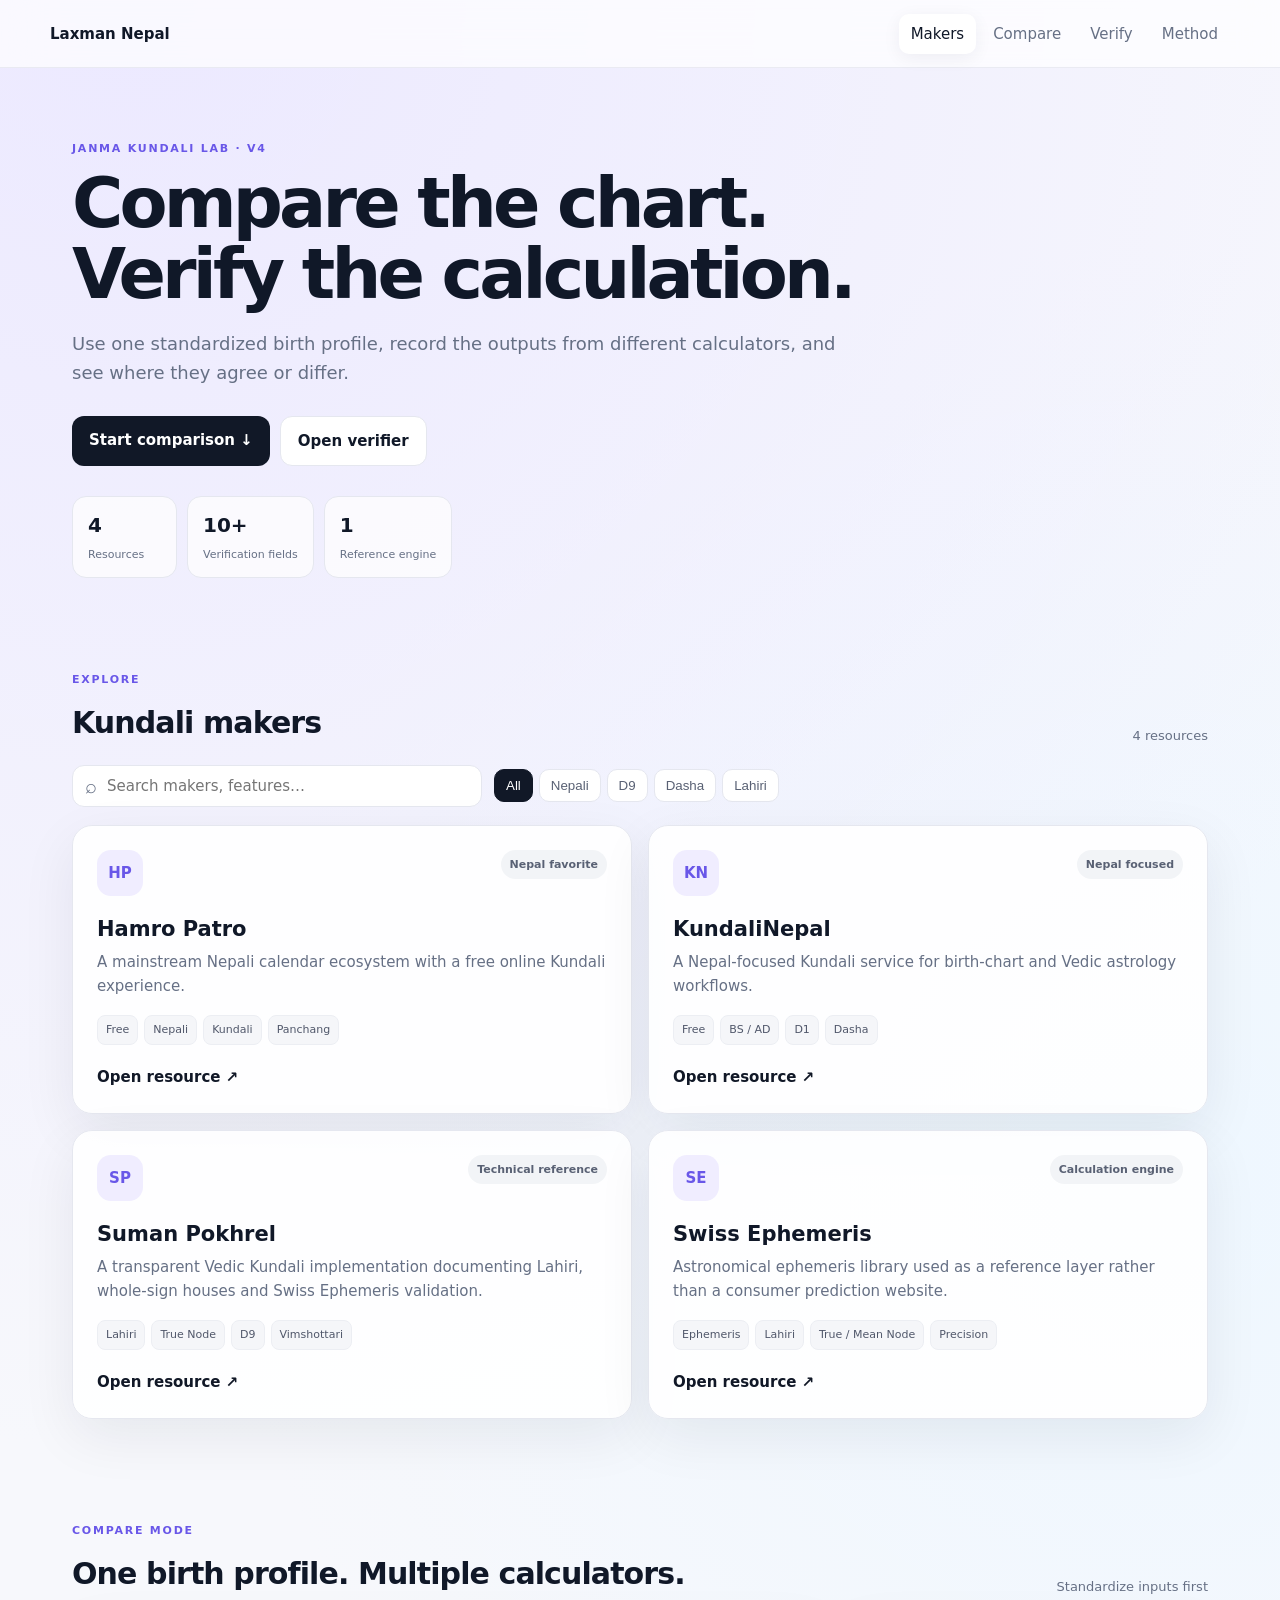
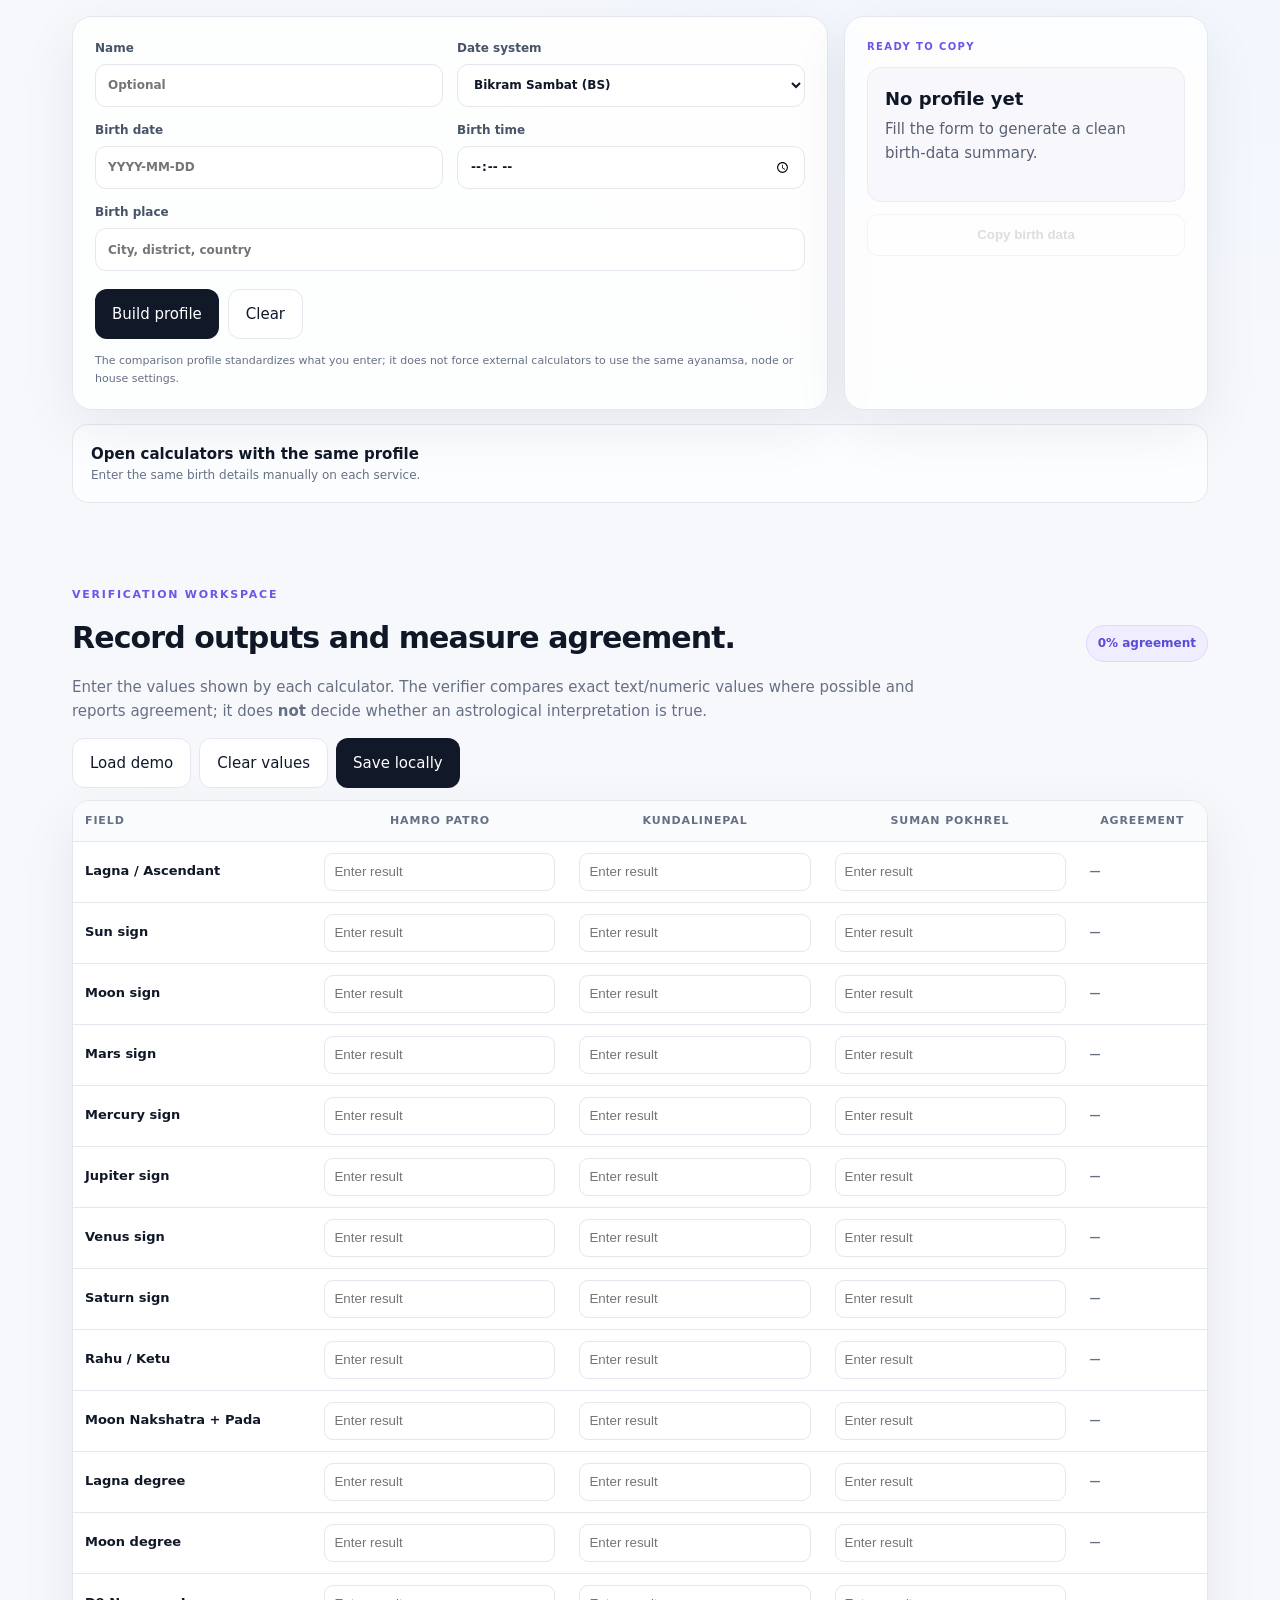
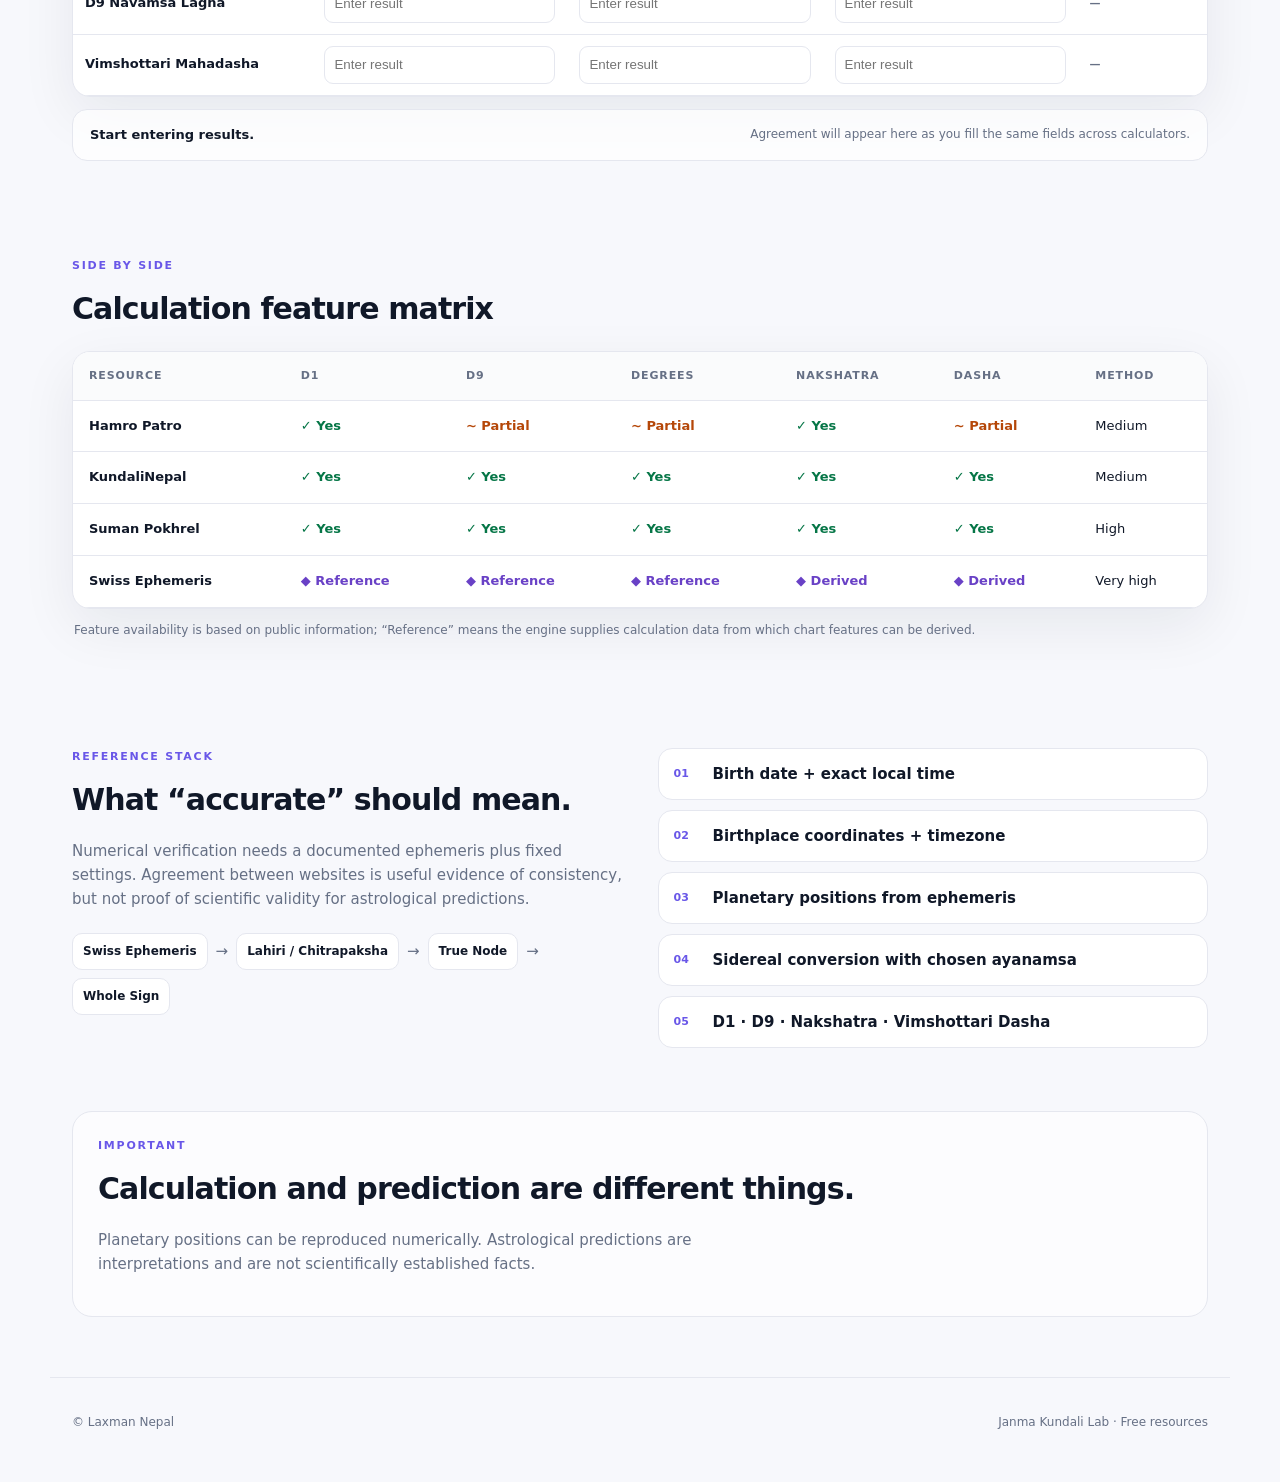
<file: kundali/index.html>
<!doctype html>
<html lang="en">
<head>
<meta charset="utf-8"><meta name="viewport" content="width=device-width,initial-scale=1">
<meta name="description" content="Compare free Janma Kundali calculators and verify chart outputs with a standardized workspace.">
<title>Janma Kundali Lab — Laxman Nepal</title><link rel="stylesheet" href="style.css">
</head>
<body>
<header class="topbar"><a class="brand" href="../">Laxman Nepal</a><nav><a class="active" href="#makers">Makers</a><a href="#compare-mode">Compare</a><a href="#verify">Verify</a><a href="#method">Method</a></nav></header>
<main>
<section class="hero"><div class="eyebrow">JANMA KUNDALI LAB · V4</div><h1>Compare the chart. Verify the calculation.</h1><p>Use one standardized birth profile, record the outputs from different calculators, and see where they agree or differ.</p><div class="hero-actions"><a class="primary" href="#compare-mode">Start comparison ↓</a><a class="secondary" href="#verify">Open verifier</a></div><div class="hero-stats"><div><b>4</b><span>Resources</span></div><div><b>10+</b><span>Verification fields</span></div><div><b>1</b><span>Reference engine</span></div></div></section>
<section id="makers" class="section"><div class="section-head"><div><div class="eyebrow">EXPLORE</div><h2>Kundali makers</h2></div><span id="resultCount" class="count">4 resources</span></div><div class="toolbar"><label class="search"><span>⌕</span><input id="search" type="search" placeholder="Search makers, features…"></label><div id="filters" class="filters"><button class="filter active" data-filter="all">All</button><button class="filter" data-filter="Nepali">Nepali</button><button class="filter" data-filter="D9">D9</button><button class="filter" data-filter="Dasha">Dasha</button><button class="filter" data-filter="Lahiri">Lahiri</button></div></div><div id="cards" class="grid"></div></section>
<section id="compare-mode" class="section compare-mode"><div class="section-head"><div><div class="eyebrow">COMPARE MODE</div><h2>One birth profile. Multiple calculators.</h2></div><span class="count">Standardize inputs first</span></div><div class="compare-layout"><form id="birthForm" class="birth-form"><div class="form-grid"><label>Name<input id="birthName" type="text" placeholder="Optional"></label><label>Date system<select id="dateSystem"><option value="BS">Bikram Sambat (BS)</option><option value="AD">Gregorian (AD)</option></select></label><label>Birth date<input id="birthDate" type="text" placeholder="YYYY-MM-DD" required></label><label>Birth time<input id="birthTime" type="time" required></label><label class="wide">Birth place<input id="birthPlace" type="text" placeholder="City, district, country" required></label></div><div class="form-actions"><button class="primary" type="submit">Build profile</button><button class="secondary" type="button" id="clearProfile">Clear</button></div><p class="form-note">The comparison profile standardizes what you enter; it does not force external calculators to use the same ayanamsa, node or house settings.</p></form><aside class="profile-card"><div class="profile-label">READY TO COPY</div><div id="profileOutput" class="profile-output"><strong>No profile yet</strong><span>Fill the form to generate a clean birth-data summary.</span></div><button id="copyProfile" class="copy-btn" type="button" disabled>Copy birth data</button></aside></div><div id="compareLinks" class="compare-links" hidden><div><b>Open calculators with the same profile</b><span>Enter the same birth details manually on each service.</span></div><div id="linkButtons" class="link-buttons"></div></div></section>
<section id="verify" class="section verifier"><div class="section-head"><div><div class="eyebrow">VERIFICATION WORKSPACE</div><h2>Record outputs and measure agreement.</h2></div><span id="agreementScore" class="score-pill">0% agreement</span></div><div class="verify-intro">Enter the values shown by each calculator. The verifier compares exact text/numeric values where possible and reports agreement; it does <strong>not</strong> decide whether an astrological interpretation is true.</div><div class="verify-toolbar"><button id="loadDemo" class="secondary" type="button">Load demo</button><button id="clearVerify" class="secondary" type="button">Clear values</button><button id="saveVerify" class="primary" type="button">Save locally</button></div><div class="verify-table-wrap"><table class="verify-table"><thead><tr><th>Field</th><th>Hamro Patro</th><th>KundaliNepal</th><th>Suman Pokhrel</th><th>Agreement</th></tr></thead><tbody id="verifyRows"></tbody></table></div><div class="verify-summary" id="verifySummary"><b>Start entering results.</b><span>Agreement will appear here as you fill the same fields across calculators.</span></div></section>
<section id="compare" class="section compare-section"><div class="section-head"><div><div class="eyebrow">SIDE BY SIDE</div><h2>Calculation feature matrix</h2></div></div><div class="table-wrap"><table><thead><tr><th>Resource</th><th>D1</th><th>D9</th><th>Degrees</th><th>Nakshatra</th><th>Dasha</th><th>Method</th></tr></thead><tbody id="compareRows"></tbody></table></div><p class="fineprint">Feature availability is based on public information; “Reference” means the engine supplies calculation data from which chart features can be derived.</p></section>
<section id="method" class="section method"><div class="method-copy"><div class="eyebrow">REFERENCE STACK</div><h2>What “accurate” should mean.</h2><p>Numerical verification needs a documented ephemeris plus fixed settings. Agreement between websites is useful evidence of consistency, but not proof of scientific validity for astrological predictions.</p><div class="stack"><span>Swiss Ephemeris</span><i>→</i><span>Lahiri / Chitrapaksha</span><i>→</i><span>True Node</span><i>→</i><span>Whole Sign</span></div></div><div class="pipeline"><div><b>01</b><span>Birth date + exact local time</span></div><div><b>02</b><span>Birthplace coordinates + timezone</span></div><div><b>03</b><span>Planetary positions from ephemeris</span></div><div><b>04</b><span>Sidereal conversion with chosen ayanamsa</span></div><div><b>05</b><span>D1 · D9 · Nakshatra · Vimshottari Dasha</span></div></div></section>
<section class="section disclaimer"><div><div class="eyebrow">IMPORTANT</div><h2>Calculation and prediction are different things.</h2><p>Planetary positions can be reproduced numerically. Astrological predictions are interpretations and are not scientifically established facts.</p></div></section>
</main><footer><span>© Laxman Nepal</span><span>Janma Kundali Lab · Free resources</span></footer><script src="data.js"></script><script src="app.js"></script>
</body></html>
</file>
<file: kundali/style.css>
:root{--bg:#f7f8fc;--card:rgba(255,255,255,.88);--text:#101828;--muted:#667085;--line:#e5e7ef;--accent:#6957e8;--shadow:0 18px 55px rgba(20,25,45,.07)}*{box-sizing:border-box}html{scroll-behavior:smooth}body{margin:0;background:radial-gradient(circle at 10% 0,#ece9ff 0,transparent 30%),radial-gradient(circle at 90% 25%,#eef7ff 0,transparent 25%),var(--bg);color:var(--text);font:15px/1.6 Inter,ui-sans-serif,system-ui,-apple-system,BlinkMacSystemFont,"Segoe UI",sans-serif}.topbar{height:68px;display:flex;align-items:center;justify-content:space-between;padding:0 max(22px,calc((100% - 1180px)/2));border-bottom:1px solid rgba(229,231,239,.8);background:rgba(255,255,255,.7);backdrop-filter:blur(18px);position:sticky;top:0;z-index:20}.brand{font-weight:850;color:var(--text);text-decoration:none}.topbar nav{display:flex;gap:5px}.topbar nav a{color:var(--muted);text-decoration:none;padding:8px 12px;border-radius:10px}.topbar nav a:hover,.topbar nav a.active{background:#fff;color:var(--text);box-shadow:0 4px 18px rgba(20,25,45,.06)}main{max-width:1180px;margin:auto;padding:0 22px}.hero{padding:72px 0 45px;max-width:900px}.eyebrow{font-size:11px;letter-spacing:.16em;font-weight:850;color:var(--accent);margin-bottom:10px}.hero h1{font-size:clamp(38px,6vw,70px);line-height:1.02;letter-spacing:-.055em;margin:0 0 20px;max-width:880px}.hero p{font-size:18px;color:var(--muted);max-width:780px;margin:0}.hero-actions{display:flex;gap:10px;margin:28px 0}.primary,.secondary{padding:12px 17px;border-radius:12px;text-decoration:none;font-weight:750}.primary{background:#111827;color:white;border:0;cursor:pointer}.secondary{background:white;color:var(--text);border:1px solid var(--line);cursor:pointer}.hero-stats{display:flex;gap:10px;margin-top:30px}.hero-stats div{min-width:105px;padding:12px 15px;border:1px solid var(--line);background:rgba(255,255,255,.72);border-radius:14px}.hero-stats b{display:block;font-size:20px}.hero-stats span{font-size:11px;color:var(--muted)}.section{padding:48px 0}.section-head{display:flex;align-items:end;justify-content:space-between;margin-bottom:18px}.section h2{font-size:30px;letter-spacing:-.03em;margin:0}.count{color:var(--muted);font-size:13px}.toolbar{display:flex;gap:12px;align-items:center;margin-bottom:18px;flex-wrap:wrap}.search{display:flex;align-items:center;gap:8px;background:white;border:1px solid var(--line);border-radius:12px;padding:0 12px;height:42px;min-width:250px;flex:1;max-width:410px}.search span{font-size:20px;color:var(--muted)}.search input{border:0;outline:0;background:transparent;width:100%;font:inherit;color:var(--text)}.filters{display:flex;gap:6px;flex-wrap:wrap}.filter{border:1px solid var(--line);background:white;color:#596174;border-radius:10px;padding:8px 11px;font:700 12px inherit;cursor:pointer}.filter:hover,.filter.active{background:#111827;color:white;border-color:#111827}.grid{display:grid;grid-template-columns:repeat(2,minmax(0,1fr));gap:16px}.card{background:var(--card);border:1px solid var(--line);border-radius:20px;padding:24px;box-shadow:var(--shadow);transition:.22s;animation:up .35s both;animation-delay:calc(var(--i)*45ms)}.card:hover{transform:translateY(-3px);box-shadow:0 24px 65px rgba(20,25,45,.12)}.card-top{display:flex;justify-content:space-between;gap:16px}.logo{width:46px;height:46px;border-radius:14px;display:grid;place-items:center;background:#f0edff;color:var(--accent);font-weight:900}.badge{font-size:11px;font-weight:800;padding:6px 9px;border-radius:99px;background:#f2f4f7;color:#596174;height:max-content}.card h3{font-size:21px;margin:17px 0 4px}.card p{color:var(--muted);margin:0 0 17px}.tags{display:flex;flex-wrap:wrap;gap:6px;margin-bottom:20px}.tag{font-size:11px;color:#50576a;background:#f5f6f9;border:1px solid #eceef3;border-radius:8px;padding:5px 8px}.card-link{display:inline-flex;text-decoration:none;color:#111827;font-weight:800}.card-link span{margin-left:5px}.compare-mode{padding-top:55px}.compare-layout{display:grid;grid-template-columns:1.35fr .65fr;gap:16px}.birth-form,.profile-card{background:rgba(255,255,255,.82);border:1px solid var(--line);border-radius:20px;padding:22px;box-shadow:var(--shadow)}.form-grid{display:grid;grid-template-columns:1fr 1fr;gap:14px}.form-grid label{display:grid;gap:6px;font-size:12px;font-weight:800;color:#475467}.form-grid .wide{grid-column:1/-1}.form-grid input,.form-grid select{width:100%;height:43px;border:1px solid var(--line);border-radius:11px;padding:0 12px;background:#fff;color:var(--text);font:inherit;outline:0}.form-grid input:focus,.form-grid select:focus{border-color:#a39af0;box-shadow:0 0 0 3px #eeeaff}.form-actions{display:flex;gap:9px;margin-top:18px}.form-actions button{font:inherit}.form-note{font-size:11px;color:var(--muted);margin:13px 0 0}.profile-label{font-size:10px;letter-spacing:.14em;font-weight:900;color:var(--accent)}.profile-output{min-height:135px;margin-top:12px;padding:17px;border-radius:14px;background:#f8f8fc;border:1px solid #ececf4}.profile-output strong,.profile-output span,.profile-output small{display:block}.profile-output strong{font-size:18px}.profile-output span{color:#596174;margin-top:4px}.profile-output small{color:var(--muted);margin-top:14px}.copy-btn{width:100%;margin-top:12px;height:42px;border:1px solid var(--line);border-radius:11px;background:#fff;font-weight:800;cursor:pointer}.copy-btn:disabled{opacity:.45;cursor:not-allowed}.compare-links{display:flex;justify-content:space-between;gap:20px;align-items:center;margin-top:14px;padding:17px 18px;border:1px solid var(--line);background:rgba(255,255,255,.7);border-radius:16px}.compare-links b,.compare-links span{display:block}.compare-links span{font-size:12px;color:var(--muted)}.link-buttons{display:flex;gap:7px;flex-wrap:wrap;justify-content:flex-end}.link-buttons a{padding:8px 11px;border-radius:10px;background:#111827;color:#fff;text-decoration:none;font-size:12px;font-weight:800}.table-wrap{overflow:auto;background:white;border:1px solid var(--line);border-radius:18px;box-shadow:var(--shadow)}table{width:100%;border-collapse:collapse;min-width:780px}th,td{text-align:left;padding:15px 16px;border-bottom:1px solid var(--line)}th{font-size:11px;text-transform:uppercase;letter-spacing:.08em;color:var(--muted);background:#fafbfc}td{font-size:13px}.yes{color:#067647;font-weight:800}.partial{color:#b54708;font-weight:800}.reference{color:#6941c6;font-weight:800}.fineprint{font-size:12px;color:var(--muted);margin:12px 2px}.method{display:grid;grid-template-columns:1fr 1fr;gap:35px;align-items:start}.method-copy p,.disclaimer p{color:var(--muted);max-width:620px}.stack{display:flex;align-items:center;gap:8px;flex-wrap:wrap;margin-top:22px}.stack span{background:#fff;border:1px solid var(--line);border-radius:10px;padding:8px 10px;font-size:12px;font-weight:750}.stack i{color:var(--muted);font-style:normal}.pipeline{display:grid;gap:10px}.pipeline div{display:flex;align-items:center;gap:14px;background:white;border:1px solid var(--line);padding:13px 15px;border-radius:14px}.pipeline b{font-size:11px;color:var(--accent);width:25px}.pipeline span{font-weight:650}.disclaimer{padding-top:15px;padding-bottom:60px}.disclaimer>div{border:1px solid var(--line);background:rgba(255,255,255,.68);border-radius:20px;padding:25px}.empty{grid-column:1/-1;padding:45px;text-align:center;background:white;border:1px dashed var(--line);border-radius:18px;color:var(--muted)}.empty b,.empty span{display:block}.empty b{color:var(--text);margin-bottom:4px}.verifier{padding-top:35px}.score-pill{font-size:12px;font-weight:850;background:#f0edff;color:#5b4bd6;border:1px solid #ded8ff;border-radius:999px;padding:8px 11px}.verify-intro{max-width:850px;color:var(--muted);margin:-5px 0 15px}.verify-toolbar{display:flex;gap:8px;margin-bottom:12px;flex-wrap:wrap}.verify-toolbar button{font:inherit}.verify-table-wrap{overflow:auto;background:#fff;border:1px solid var(--line);border-radius:18px;box-shadow:var(--shadow)}.verify-table{min-width:980px}.verify-table th,.verify-table td{padding:11px 12px;vertical-align:middle}.verify-table th:not(:first-child){text-align:center}.verify-input{width:100%;min-width:150px;height:38px;border:1px solid var(--line);border-radius:9px;padding:0 9px;font:12px inherit;color:var(--text);outline:0}.verify-input:focus{border-color:#a39af0;box-shadow:0 0 0 3px #eeeaff}.agreement-cell{white-space:nowrap;font-size:11px;font-weight:850;color:var(--muted)}.agreement-cell.match{color:#067647}.agreement-cell.differ{color:#b54708}.verify-summary{display:flex;justify-content:space-between;gap:15px;margin-top:12px;padding:15px 17px;border:1px solid var(--line);border-radius:15px;background:rgba(255,255,255,.75)}.verify-summary b{font-size:13px}.verify-summary span{font-size:12px;color:var(--muted);text-align:right}@keyframes up{from{opacity:0;transform:translateY(8px)}to{opacity:1;transform:none}}footer{max-width:1180px;margin:auto;padding:35px 22px 50px;color:var(--muted);font-size:12px;display:flex;justify-content:space-between;border-top:1px solid var(--line)}@media(max-width:820px){.compare-layout{grid-template-columns:1fr}.compare-links{display:block}.link-buttons{justify-content:flex-start;margin-top:12px}.verify-summary{display:block}.verify-summary span{display:block;text-align:left;margin-top:5px}}@media(max-width:720px){.topbar nav a{display:none}.hero{padding-top:52px}.grid,.method{grid-template-columns:1fr}.hero h1{font-size:43px}.section{padding:35px 0}.hero-stats{overflow:auto}.toolbar{align-items:stretch}.search{max-width:none}.filters{width:100%;overflow:auto;flex-wrap:nowrap;padding-bottom:3px}.filter{white-space:nowrap}.form-grid{grid-template-columns:1fr}.form-grid .wide{grid-column:auto}.form-actions{flex-wrap:wrap}.form-actions button{flex:1}footer{display:block}footer span{display:block;margin:4px 0}.verify-toolbar button{flex:1}.verify-table{min-width:900px}}
</file>
